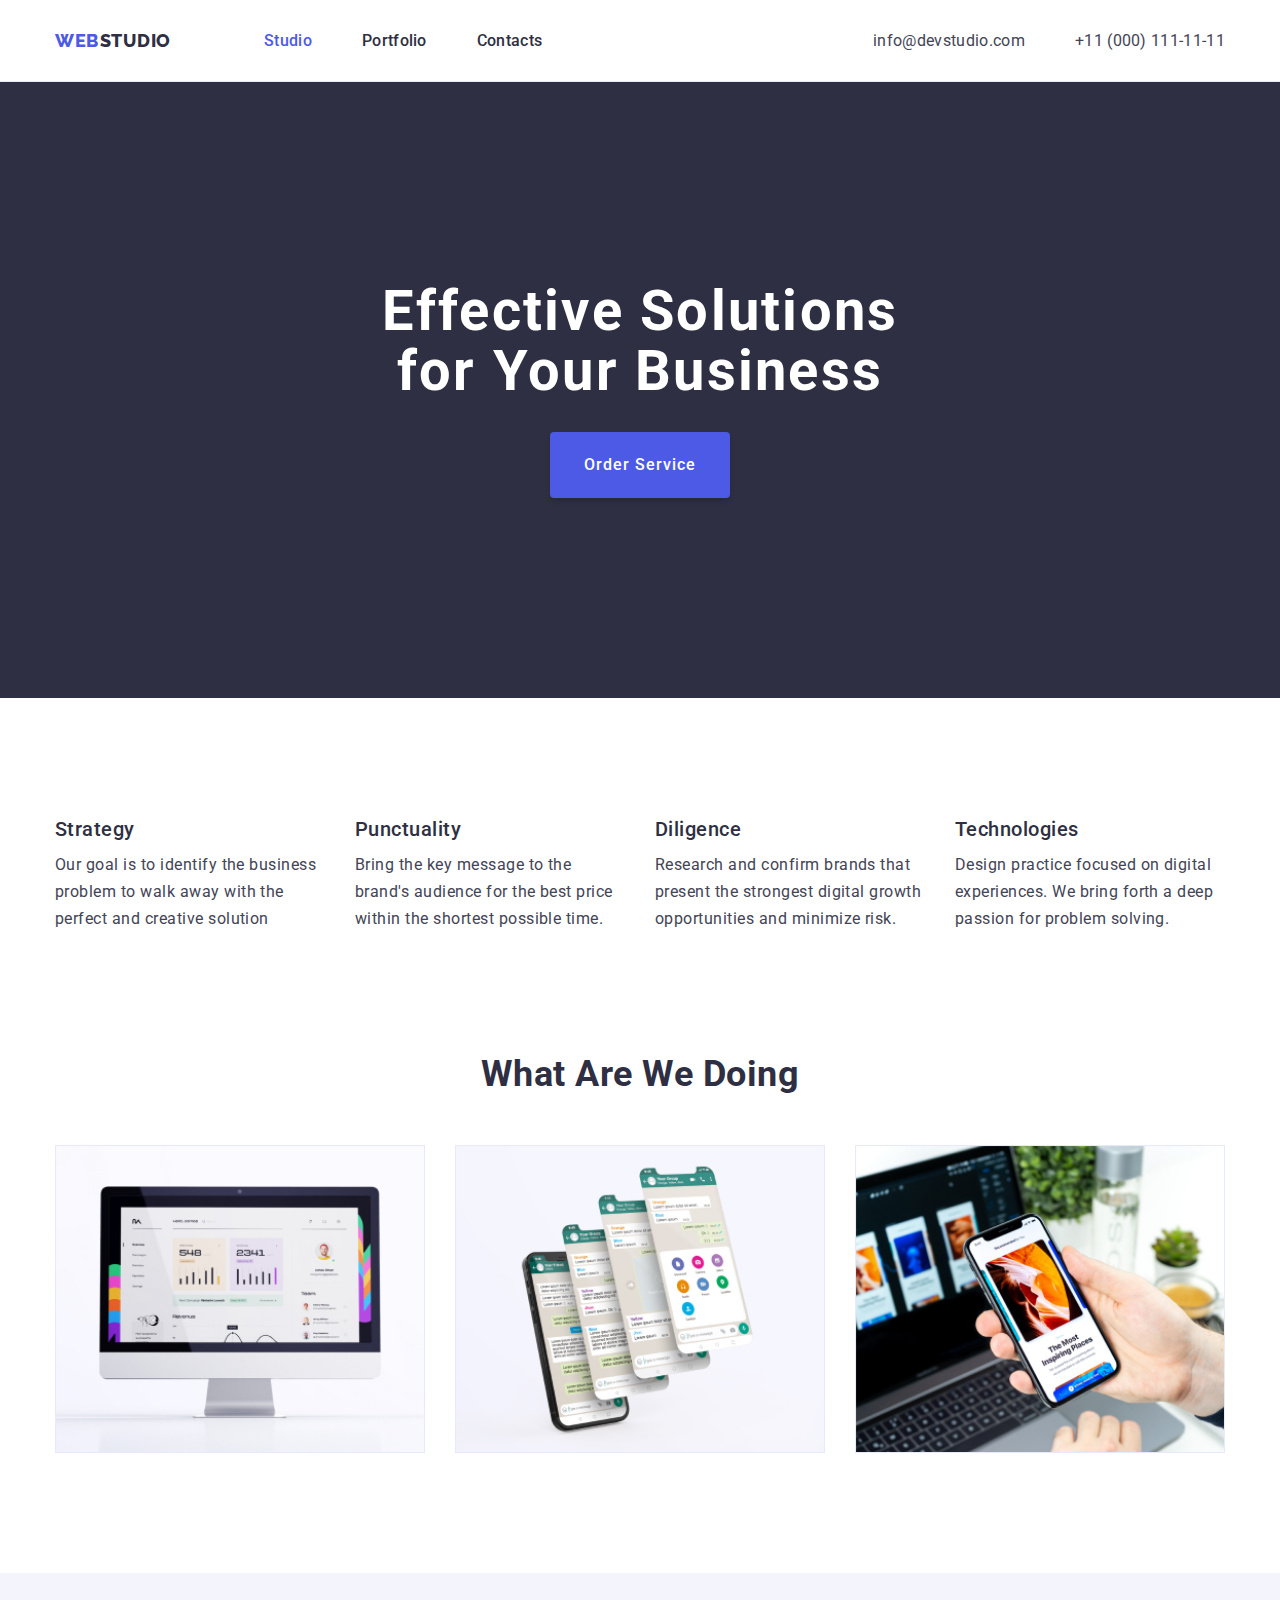
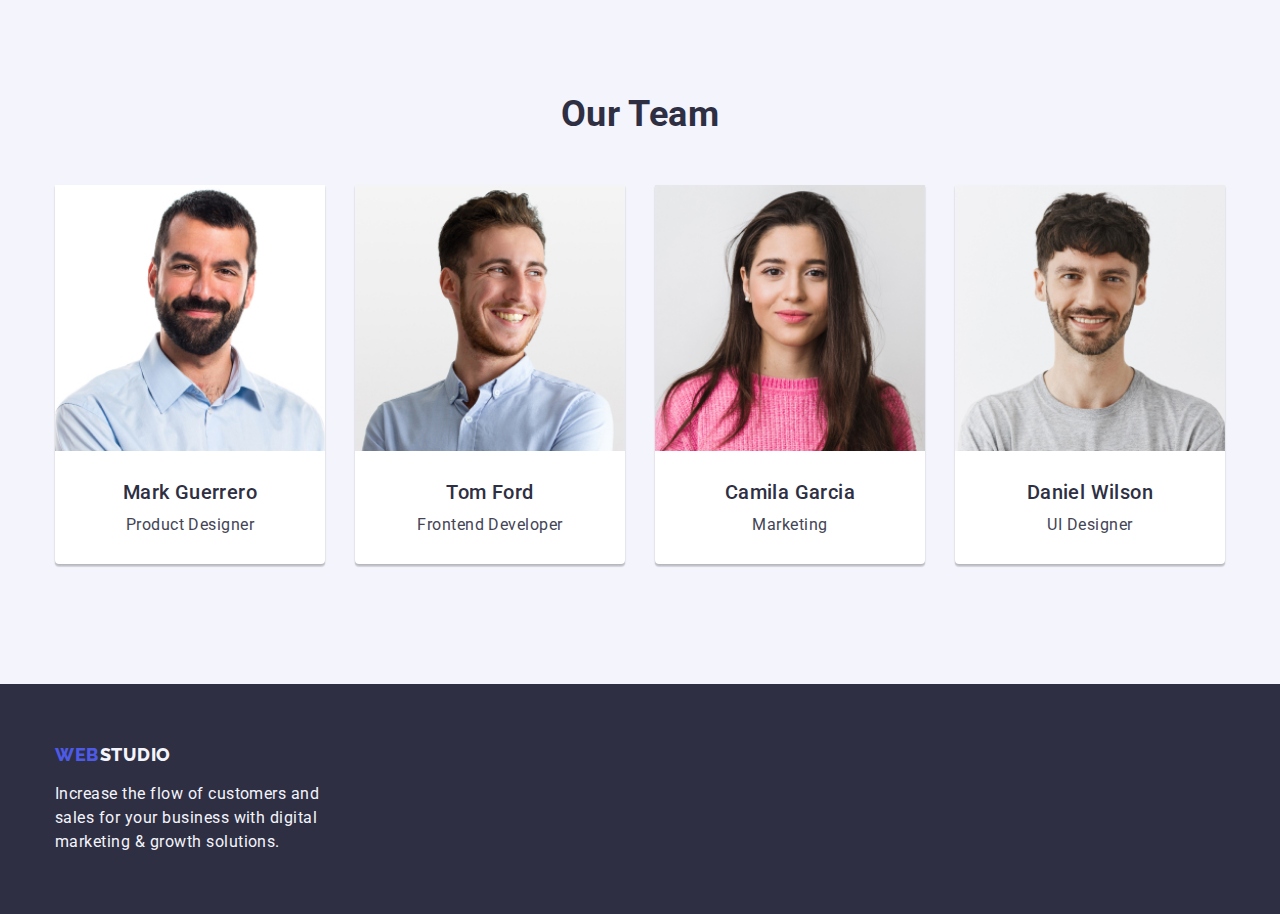
<file: index.html>
<!DOCTYPE html>
<html lang="en">
  <head>
    <meta charset="UTF-8" />
    <meta name="viewport" content="width=device-width, initial-scale=1.0" />
    <title>Studio</title>
    <link rel="preconnect" href="https://fonts.googleapis.com" />
    <link rel="preconnect" href="https://fonts.gstatic.com" crossorigin />
    <link
      href="https://fonts.googleapis.com/css2?family=Raleway:wght@800&family=Roboto:wght@400;500;700;900&display=swap"
      rel="stylesheet"
    />
    <link
      rel="stylesheet"
      href="https://cdnjs.cloudflare.com/ajax/libs/modern-normalize/2.0.0/modern-normalize.min.css"
    />
    <link rel="stylesheet" href="css/styles.css" />
  </head>
  <body>
    <!--Header-->
    <header class="page-header">
      <!-- Navigation bar -->
      <div class="container menu">
        <nav class="navigation">
          <a class="logo-link" href="#">
            <span class="logo">WEB</span>
            <span class="studio">STUDIO</span></a
          >
          <ul class="nav-menu list">
            <li class="item">
              <a class="page current link" href="./index.html">Studio</a>
            </li>
            <li class="item">
              <a class="page link" href="./portfolio.html">Portfolio</a>
            </li>
            <li class="item">
              <a class="page link" href="">Contacts</a>
            </li>
          </ul>
        </nav>
        <ul class="contacts-menu list">
          <li class="item">
            <a class="contact link" href="mailto:info@devstudio.com"
              >info@devstudio.com</a
            >
          </li>
          <li class="item">
            <a class="contact link" href="tel:+110001111111"
              >+11 (000) 111-11-11</a
            >
          </li>
        </ul>
      </div>
      <!--End of Navigation bar-->
    </header>
    <!--end of Header-->

    <!--main-->
    <main>
      <!--Section 1-->
      <section class="hero bg-hero">
        <div class="container">
          <h1 class="hero-title">Effective Solutions<br />for Your Business</h1>
          <button class="button primary" type="button">Order Service</button>
        </div>
      </section>

      <!--Section 2-->
      <section class="section">
        <div class="container">
          <ul class="benefits list">
            <li class="item">
              <h3 class="title">Strategy</h3>
              <p class="description">
                Our goal is to identify the business<br />problem to walk away
                with the<br />
                perfect and creative solution
              </p>
            </li>

            <li class="item">
              <h3 class="title">Punctuality</h3>
              <p class="description">
                Bring the key message to the<br />
                brand's audience for the best price<br />
                within the shortest possible time.
              </p>
            </li>

            <li class="item">
              <h3 class="title">Diligence</h3>
              <p class="description">
                Research and confirm brands that<br />
                present the strongest digital growth<br />
                opportunities and minimize risk.
              </p>
            </li>

            <li class="item">
              <h3 class="title">Technologies</h3>
              <p class="description">
                Design practice focused on digital<br />
                experiences. We bring forth a deep<br />
                passion for problem solving.
              </p>
            </li>
          </ul>
        </div>
      </section>

      <!--Section 3-->
      <section class="section no-top-padding">
        <div class="container">
          <h2 class="section-title">What Are We Doing</h2>
          <ul class="what-we-do list">
            <li class="item">
              <img
                src="images/img-1.jpg"
                alt="img1"
                width="370"
                height="294"
                class="image"
              />
            </li>
            <li class="item">
              <img
                src="images/img-2.jpg"
                alt="img2"
                width="370"
                height="294"
                class="image"
              />
            </li>
            <li class="item">
              <img
                src="images/img-3.jpg"
                alt="img3"
                width="370"
                height="294"
                class="image"
              />
            </li>
          </ul>
        </div>
      </section>

      <!--Section 4-->
      <section class="section bg-team">
        <div class="container">
          <h2 class="section-title">Our Team</h2>
          <ul class="team list">
            <li class="item">
              <img
                src="images/team-1.jpg"
                alt="person1"
                width="270"
                height="260"
                class="image"
              />
              <h3 class="name">Mark Guerrero</h3>
              <p class="position">Product Designer</p>
            </li>

            <li class="item">
              <img
                src="images/team-2.jpg"
                alt="person2"
                width="270"
                height="260"
                class="image"
              />
              <h3 class="name">Tom Ford</h3>
              <p class="position">Frontend Developer</p>
            </li>

            <li class="item">
              <img
                src="images/team-3.jpg"
                alt="person3"
                width="270"
                height="260"
                class="image"
              />
              <h3 class="name">Camila Garcia</h3>
              <p class="position">Marketing</p>
            </li>

            <li class="item">
              <img
                src="images/team-4.jpg"
                alt="person4"
                width="270"
                height="260"
                class="image"
              />
              <h3 class="name">Daniel Wilson</h3>
              <p class="position">UI Designer</p>
            </li>
          </ul>
        </div>
      </section>
    </main>
    <!--end of main-->

    <!--Footer-->
    <footer class="page-footer bg-footer">
      <div class="container">
        <a class="logo-link footer" href="#">
          <span class="logo">WEB</span>
          <span class="studio-footer">STUDIO</span></a
        >
        <p class="footer-description">
          Increase the flow of customers and<br />sales for your business with
          digital<br />
          marketing & growth solutions.
        </p>
      </div>
    </footer>
    <!--end of Footer-->
  </body>
</html>
</file>
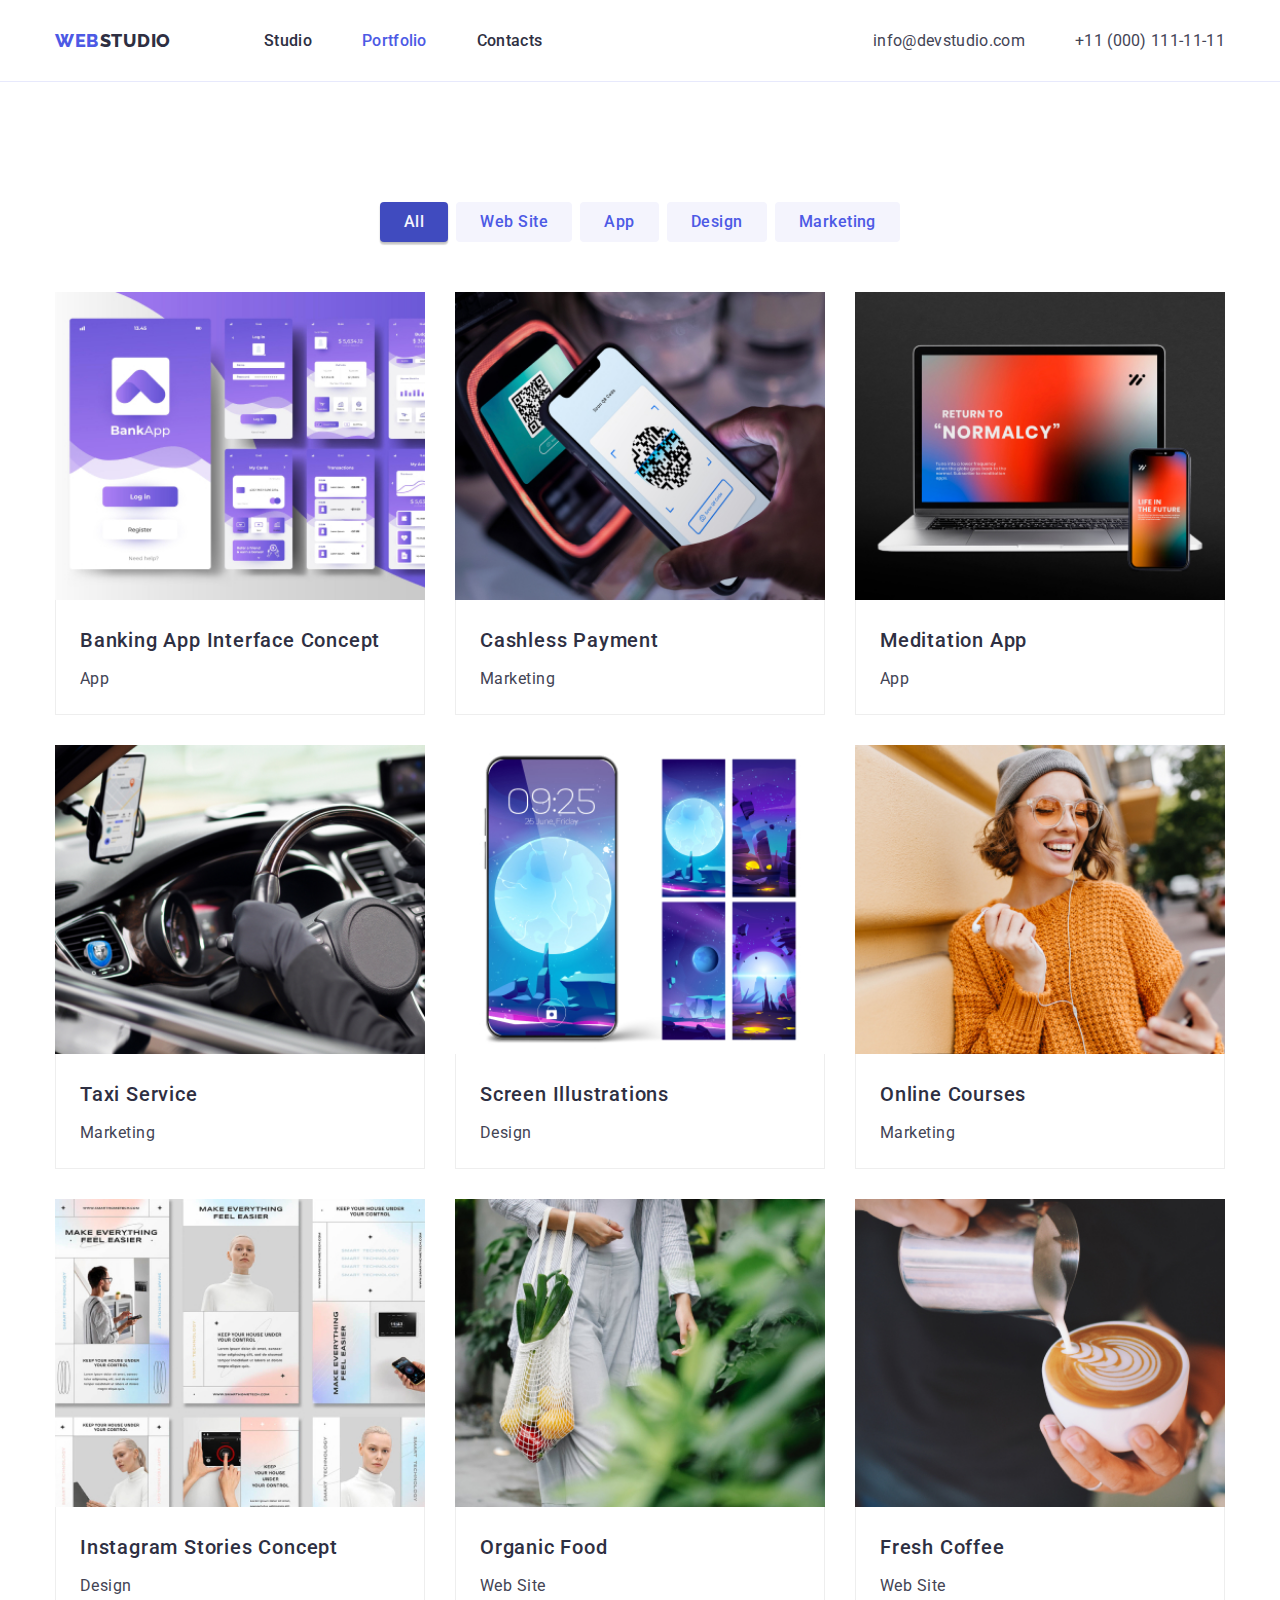
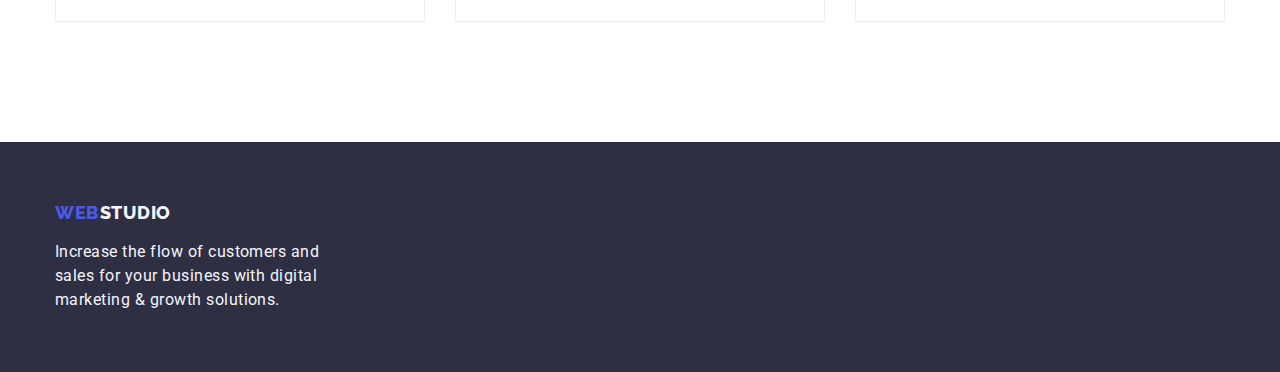
<file: portfolio.html>
<!DOCTYPE html>
<html lang="en">
  <head>
    <meta charset="UTF-8" />
    <meta name="viewport" content="width=device-width, initial-scale=1.0" />
    <title>Portfolio</title>
    <link rel="preconnect" href="https://fonts.googleapis.com" />
    <link rel="preconnect" href="https://fonts.gstatic.com" crossorigin />
    <link
      href="https://fonts.googleapis.com/css2?family=Raleway:wght@800&family=Roboto:wght@400;500;700;900&display=swap"
      rel="stylesheet"
    />
    <link
      rel="stylesheet"
      href="https://cdnjs.cloudflare.com/ajax/libs/modern-normalize/2.0.0/modern-normalize.min.css"
    />
    <link rel="stylesheet" href="css/styles.css" />
  </head>
  <body>
    <!--Header-->
    <header class="page-header">
      <!-- Navigation bar -->
      <div class="container menu">
        <nav class="navigation">
          <a class="logo-link" href="#">
            <span class="logo">WEB</span>
            <span class="studio">STUDIO</span></a
          >
          <ul class="nav-menu list">
            <li class="item">
              <a class="page link" href="./index.html">Studio</a>
            </li>
            <li class="item">
              <a class="page current link" href="./portfolio.html">Portfolio</a>
            </li>
            <li class="item">
              <a class="page link" href="">Contacts</a>
            </li>
          </ul>
        </nav>
        <ul class="contacts-menu list">
          <li class="item">
            <a class="contact link" href="mailto:info@devstudio.com"
              >info@devstudio.com</a
            >
          </li>
          <li class="item">
            <a class="contact link" href="tel:+110001111111"
              >+11 (000) 111-11-11</a
            >
          </li>
        </ul>
      </div>
      <!--End of Navigation bar-->
    </header>
    <!--end of Header-->

    <!--main-->
    <main>
      <!-- Section 1 - Buttons -->
      <section class="section">
        <div class="container">
          <ul class="filters list">
            <li class="space">
              <button class="button filter current" type="button">All</button>
            </li>
            <li class="space">
              <button class="button filter" type="button">Web Site</button>
            </li>
            <li class="space">
              <button class="button filter" type="button">App</button>
            </li>
            <li class="space">
              <button class="button filter" type="button">Design</button>
            </li>
            <li class="space">
              <button class="button filter" type="button">Marketing</button>
            </li>
          </ul>

          <!--Section 2-->
          <ul class="projects list">
            <!-- Image 0 -->
            <li class="project-card">
              <a href="" class="project link">
                <img
                  src="images/port-img.jpg"
                  alt="portimg2"
                  width="370"
                  height="294"
                  class="image"
                />
                <div class="substrate">
                  <h2 class="name">Banking App Interface Concept</h2>
                  <p class="type">App</p>
                </div>
              </a>
            </li>
            <!-- Image 1 -->
            <li class="project-card">
              <a href="" class="project link">
                <img
                  src="images/port-img-2.jpg"
                  alt="portimg2"
                  width="370"
                  height="294"
                  class="image"
                />
                <div class="substrate">
                  <h2 class="name">Cashless Payment</h2>
                  <p class="type">Marketing</p>
                </div>
              </a>
            </li>
            <!-- Image 2 -->
            <li class="project-card">
              <a href="" class="project link">
                <img
                  src="images/port-img-3.jpg"
                  alt="portimg2"
                  width="370"
                  height="294"
                  class="image"
                />
                <div class="substrate">
                  <h2 class="name">Meditation App</h2>
                  <p class="type">App</p>
                </div>
              </a>
            </li>
            <!-- Image 3 -->
            <li class="project-card">
              <a href="" class="project link">
                <img
                  src="images/port-img-4.jpg"
                  alt="portimg2"
                  width="370"
                  height="294"
                  class="image"
                />
                <div class="substrate">
                  <h2 class="name">Taxi Service</h2>
                  <p class="type">Marketing</p>
                </div>
              </a>
            </li>
            <!-- Image 4 -->
            <li class="project-card">
              <a href="" class="project link">
                <img
                  src="images/port-img-5.jpg"
                  alt="portimg2"
                  width="370"
                  height="294"
                  class="image"
                />
                <div class="substrate">
                  <h2 class="name">Screen Illustrations</h2>
                  <p class="type">Design</p>
                </div>
              </a>
            </li>
            <!-- Image 5 -->
            <li class="project-card">
              <a href="" class="project link">
                <img
                  src="images/port-img-6.jpg"
                  alt="portimg2"
                  width="370"
                  height="294"
                  class="image"
                />
                <div class="substrate">
                  <h2 class="name">Online Courses</h2>
                  <p class="type">Marketing</p>
                </div>
              </a>
            </li>
            <!-- Image 6 -->
            <li class="project-card">
              <a href="" class="project link">
                <img
                  src="images/port-img-7.jpg"
                  alt="portimg2"
                  width="370"
                  height="294"
                  class="image"
                />
                <div class="substrate">
                  <h2 class="name">Instagram Stories Concept</h2>
                  <p class="type">Design</p>
                </div>
              </a>
            </li>
            <!-- Image 7 -->
            <li class="project-card">
              <a href="" class="project link">
                <img
                  src="images/port-img-8.jpg"
                  alt="portimg2"
                  width="370"
                  height="294"
                  class="image"
                />
                <div class="substrate">
                  <h2 class="name">Organic Food</h2>
                  <p class="type">Web Site</p>
                </div>
              </a>
            </li>
            <!-- Image 8 -->
            <li class="project-card">
              <a href="" class="project link">
                <img
                  src="images/port-img-9.jpg"
                  alt="portimg2"
                  width="370"
                  height="294"
                  class="image"
                />
                <div class="substrate">
                  <h2 class="name">Fresh Coffee</h2>
                  <p class="type">Web Site</p>
                </div>
              </a>
            </li>
          </ul>
        </div>
      </section>
    </main>
    <!--end of main-->

    <!--Footer-->
    <footer class="page-footer bg-footer">
      <div class="container">
        <a class="logo-link footer" href="#">
          <span class="logo">WEB</span>
          <span class="studio-footer">STUDIO</span></a
        >
        <p class="footer-description">
          Increase the flow of customers and<br />sales for your business with
          digital<br />
          marketing & growth solutions.
        </p>
      </div>
    </footer>
    <!--end of Footer-->
  </body>
</html>
</file>
<file: css/styles.css>
:root {
  --iris: #4d5ae5;
  --navyblue: #2e2f42;
  --cloud: #f4f4fd;
  --cornflower: #e7e9fc;
  --ocean: #404bbf;
  --slate: #434455;
  --white: #fff;
}

h1,
h2,
h3,
h4,
h5,
h6,
p {
  margin: 0;
}

html {
  box-sizing: border-box;
}

*,
*::before,
*::after {
  box-sizing: inherit;
}

img {
  display: block;
  max-width: 100%;
  height: auto;
}

body {
  font-family: "Roboto", sans-serif;
  font-size: 16px;
  letter-spacing: 0.03em;
  color: var(--slate);
  background-color: var(--white);
}

.list {
  list-style: none;
  margin: 0;
  padding: 0;
}

.link {
  text-decoration: none;
  color: inherit;
}

/* HEADER */

.logo-link {
  font-family: "Raleway", sans-serif;
  font-size: 0;
  font-weight: 800;
  text-decoration: none;
}

.logo-link > span {
  font-size: 18px;
  line-height: 1.17;
  letter-spacing: 0.04em;
}

.logo,
.studio {
  display: inline-block;
}

.logo {
  color: var(--iris);
}

.page-header {
  border-bottom: 1px solid var(--cornflower);
}

/* END OF HEADER */

.button {
  font-family: inherit;
  border-radius: 4px;
  border-color: transparent;
  cursor: pointer;
  font-size: 16px;
  letter-spacing: 0.03em;
}

.button.primary {
  color: var(--white);
  background-color: var(--iris);
  line-height: 1.87;
  font-weight: 500;
  letter-spacing: 0.06em;
  padding: 16px 32px;
  box-shadow: 0px 4px 4px rgba(0, 0, 0, 0.15);
}

.button.primary:hover,
.button.primary:focus {
  background-color: var(--ocean);
  box-shadow: 0px 3px 1px rgba(0, 0, 0, 0.1), 0px 1px 2px rgba(0, 0, 0, 0.08),
    0px 2px 2px rgba(0, 0, 0, 0.12);
}

.section {
  padding: 120px 0;
}

.section.no-top-padding {
  padding-top: 0;
}

.container {
  width: 1200px;
  padding: 0 15px;
  margin: 0 auto;
}

.menu,
.navigation,
.nav-menu,
.contacts-menu {
  display: flex;
  align-items: center;
}

.section-title {
  font-size: 36px;
  line-height: 1.17;
  color: var(--navyblue);
  text-align: center;
  font-weight: 700;
  margin-bottom: 50px;
}

.benefits {
  display: flex;
  flex-wrap: wrap;
  margin-left: -30px;
  margin-top: -30px;
}

.benefits .item {
  flex-basis: calc(100% / 4 - 30px);
  margin-left: 30px;
  margin-top: 30px;
}

.benefits .title {
  font-size: 20px;
  font-weight: 500;
  color: var(--navyblue);
  line-height: 1.14;
  margin-bottom: 10px;
}

.benefits .description {
  color: var(--slate);
  line-height: 1.71;
  font-size: 16px;
  font-weight: 400;
}

.what-we-do {
  display: flex;
  flex-wrap: wrap;
  margin-left: -30px;
  margin-top: -30px;
}

.what-we-do .item {
  flex-basis: calc(100% / 3 - 30px);
  margin-left: 30px;
  margin-top: 30px;
}

.team {
  display: flex;
  flex-wrap: wrap;
  margin-left: -30px;
  margin-top: -30px;
}

.team .item {
  flex-basis: calc(100% / 4 - 30px);
  margin-left: 30px;
  margin-top: 30px;
  padding-bottom: 30px;
  background-color: var(--white);
  border-radius: 0px 0px 4px 4px;
  box-shadow: 0px 3px 1px rgba(0, 0, 0, 0.1), 0px 1px 2px rgba(0, 0, 0, 0.08),
    0px 2px 2px rgba(0, 0, 0, 0.12);
}

.studio {
  color: var(--navyblue);
}

.contacts-menu {
  margin-left: auto;
}

.bg-hero {
  background-color: var(--navyblue);
}

.nav-menu .page,
.contacts-menu .contact {
  font-weight: 500;
  color: var(--navyblue);
  text-decoration: none;
  line-height: 1.14;
  letter-spacing: 0.02em;
  display: block;
  padding-top: 32px;
  padding-bottom: 31px;
}

.contacts-menu .contact {
  color: var(--slate);
  text-decoration: none;
  font-weight: 400;
  line-height: 1.14;
  letter-spacing: 0.02em;
}

.nav-menu {
  margin-left: 93px;
}

.contact-menu {
  margin-left: auto;
}

.nav-menu .item:not(:last-child),
.contacts-menu .item:not(:last-child) {
  margin-right: 50px;
}

.nav-menu .page:hover,
.nav-menu .page:focus,
.nav-menu .page.current,
.contacts-menu .contact:hover,
.contacts-menu .contact:focus {
  color: var(--iris);
}

.hero {
  padding: 200px 0;
  text-align: center;
}

.hero-title {
  font-size: 56px;
  text-align: center;
  line-height: 1.07;
  letter-spacing: 0.04em;
  color: var(--white);
  margin-bottom: 30px;
}

.bg-team {
  background-color: var(--cloud);
}

.team .name,
.team .position {
  line-height: 1.19;
  text-align: center;
}

.team .name {
  font-size: 20px;
  font-weight: 500;
  letter-spacing: 0.02em;
  color: var(--navyblue);
  padding-top: 30px;
  padding-bottom: 10px;
}

.team .position {
  color: var(--slate);
  font-size: 16px;
  font-weight: 400;
}

.substrate {
  background-color: var(--white);
  padding: 20px 24px;
  border: 1px solid #eeeeee;
  border-top: 0;
}

.page-footer.bg-footer {
  background-color: var(--navyblue);
}

.page-footer {
  padding: 60px 0;
}

.studio-footer {
  color: var(--cloud);
}

.logo-link.footer {
  margin-bottom: 20px;
}

.footer-description {
  color: var(--cloud);
  font-size: 16px;
  font-weight: 400;
  line-height: 1.5;
  padding-top: 17px;
}

.button.filter {
  background: var(--cloud);
  color: var(--iris);
  font-weight: 500;
  line-height: 1.62;
  padding: 5px 22px;
}

.button.filter:hover,
.button.filter:focus,
.button.filter.current {
  background-color: var(--ocean);
  color: var(--cloud);
  box-shadow: 0px 3px 1px rgba(0, 0, 0, 0.1), 0px 1px 2px rgba(0, 0, 0, 0.08),
    0px 2px 2px rgba(0, 0, 0, 0.12);
}

.project .name {
  font-size: 20px;
  font-weight: 500;
  line-height: 2;
  letter-spacing: 0.04em;
  color: var(--navyblue);
  margin-bottom: 4px;
}

.project .type {
  color: var(--slate);
  font-weight: 400;
  line-height: 1.87;
  font-size: 16px;
}

/* I PUT CHANGES HERE */
.projects {
  display: flex;
  flex-wrap: wrap;
  margin-left: -30px;
  margin-top: -30px;
}

.project-card {
  flex-basis: calc(100% / 3 - 30px);
  margin-left: 30px;
  margin-top: 30px;
}

.filters {
  display: flex;
  justify-content: center;
  margin-bottom: 50px;
}

.filters .space + .space {
  margin-left: 8px;
}
</file>
